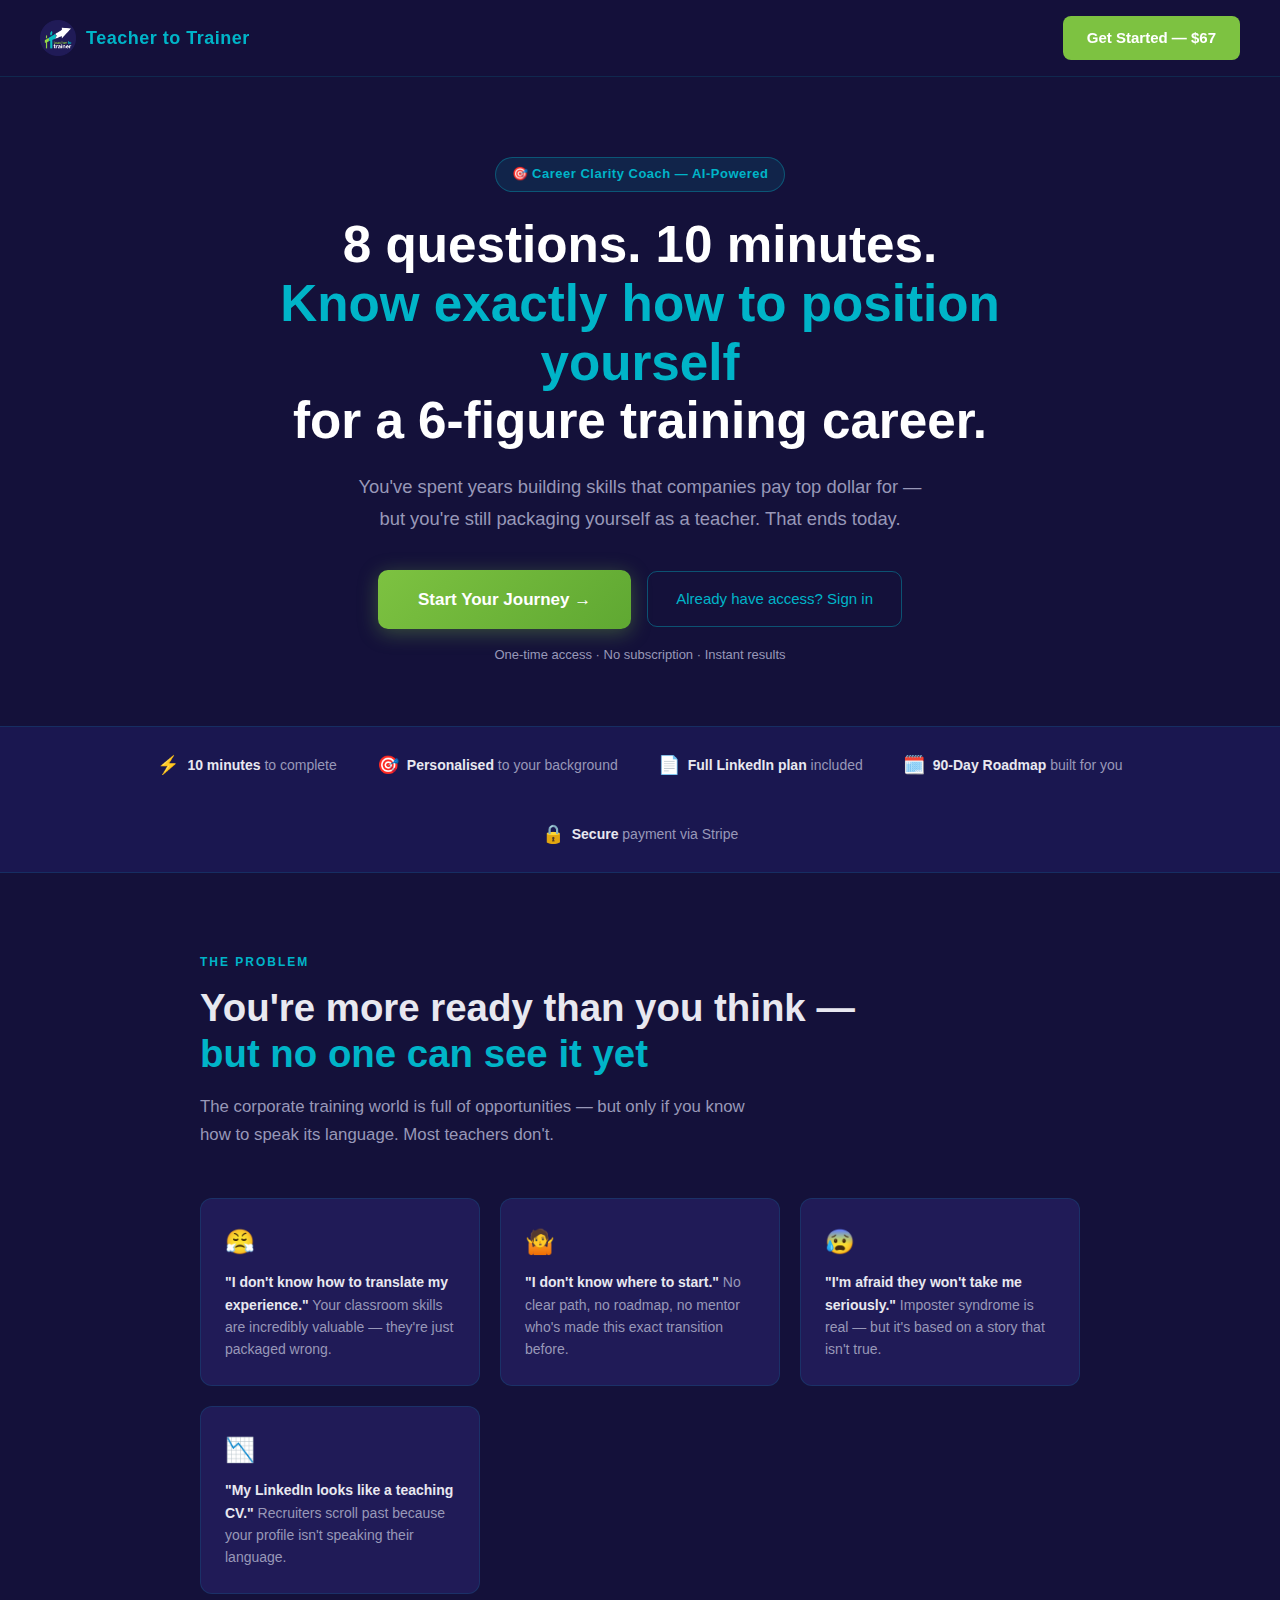
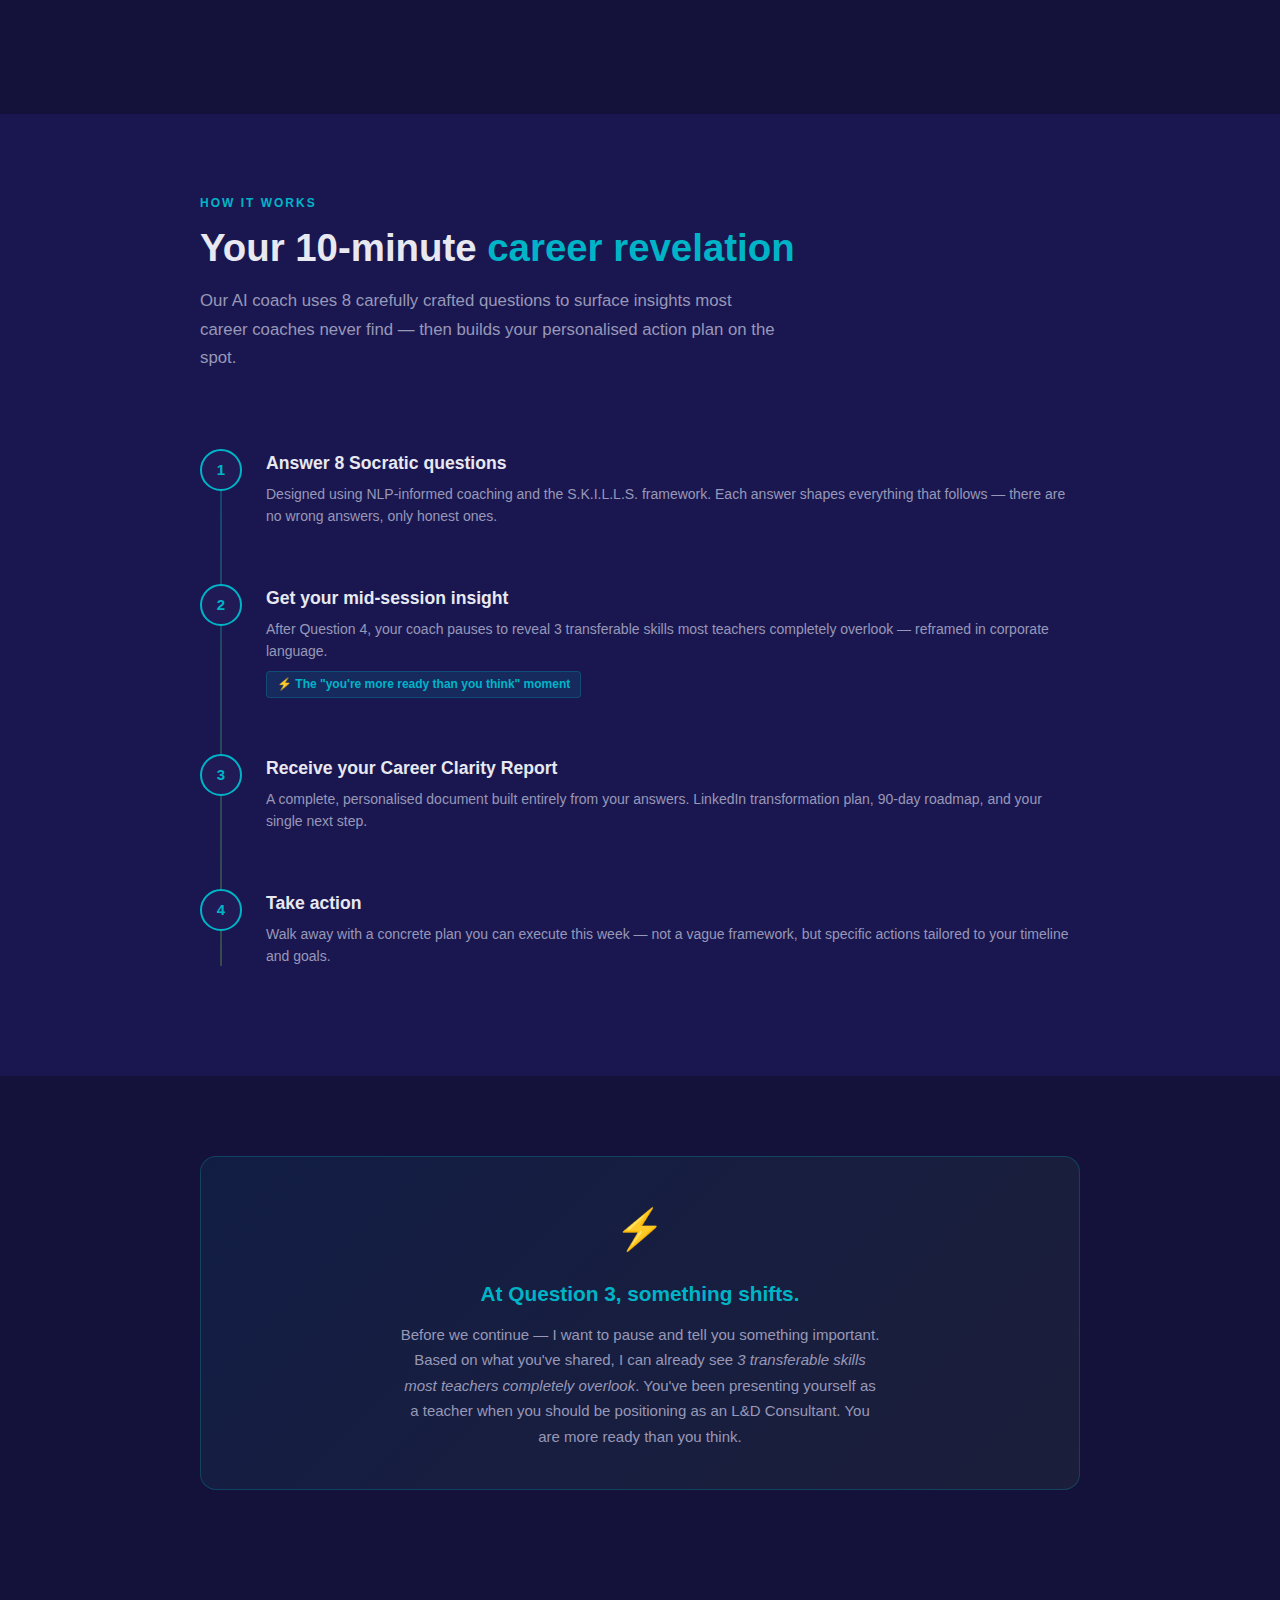
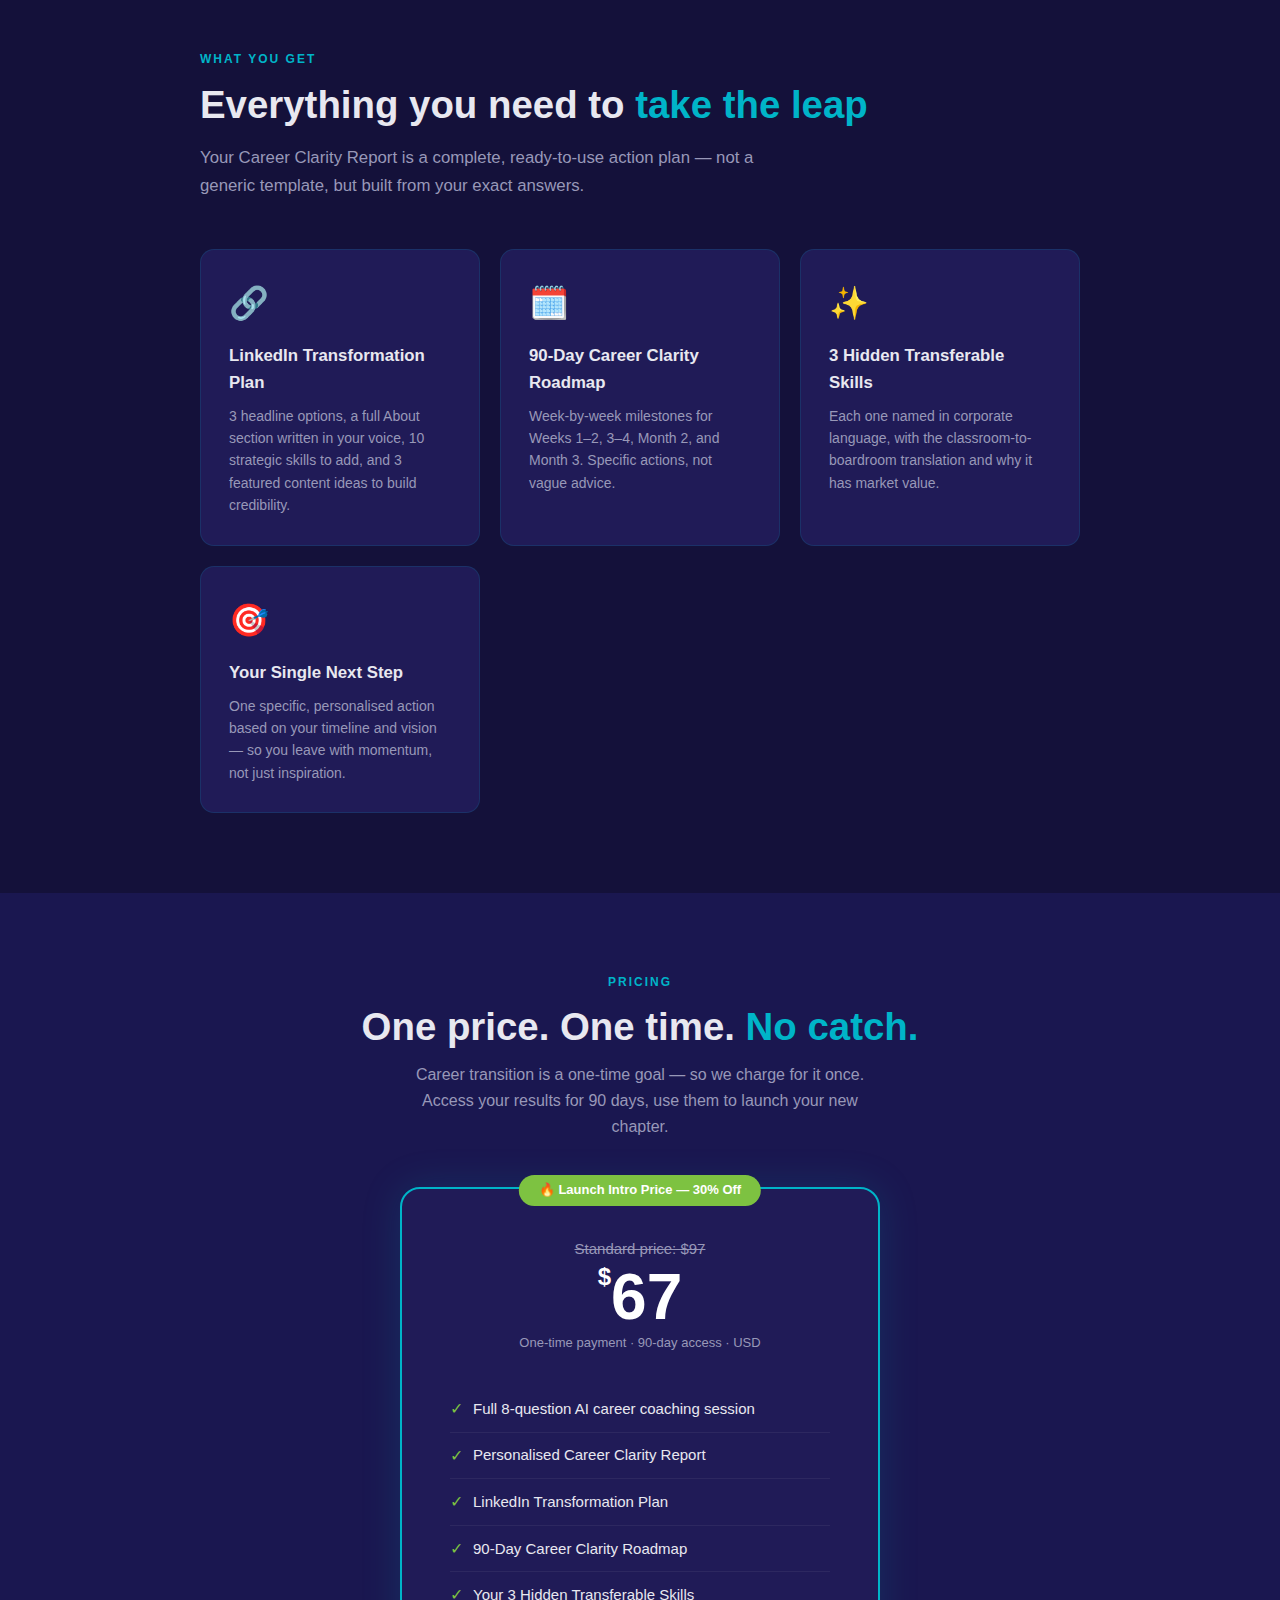
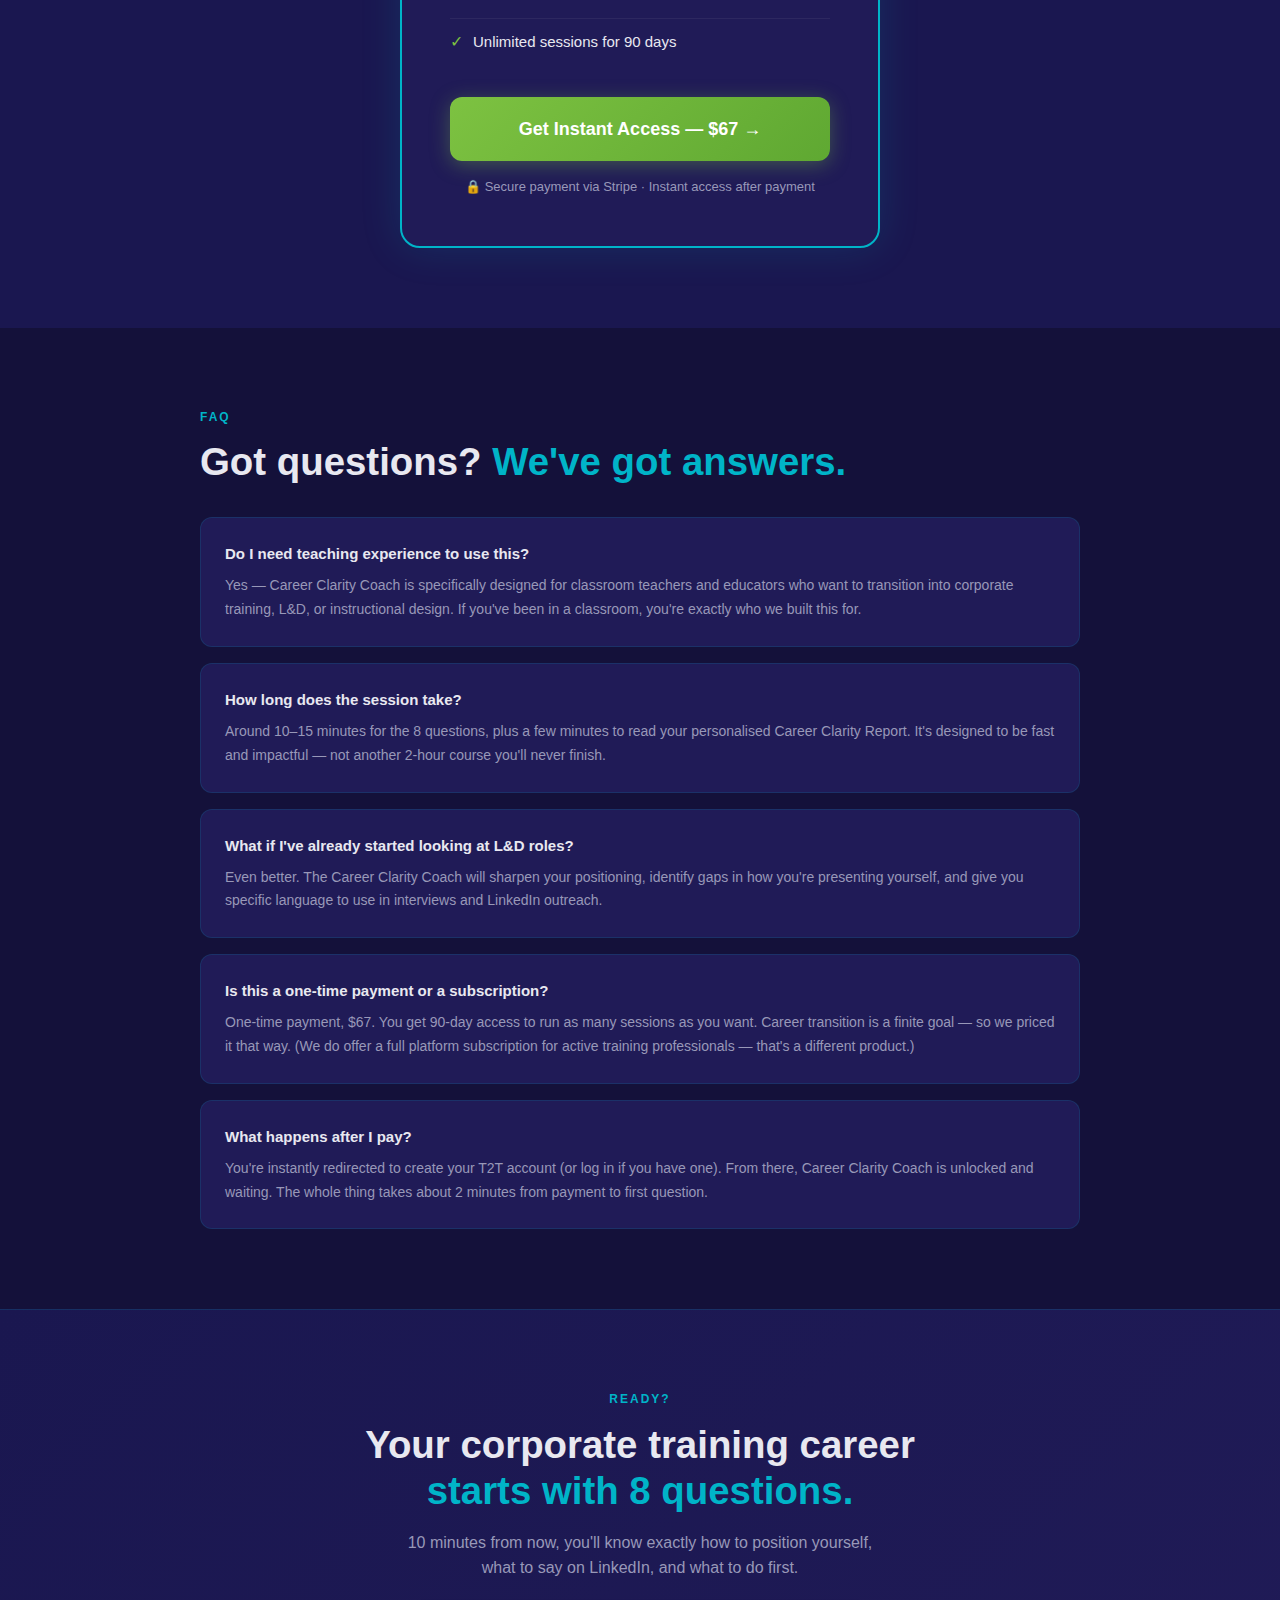
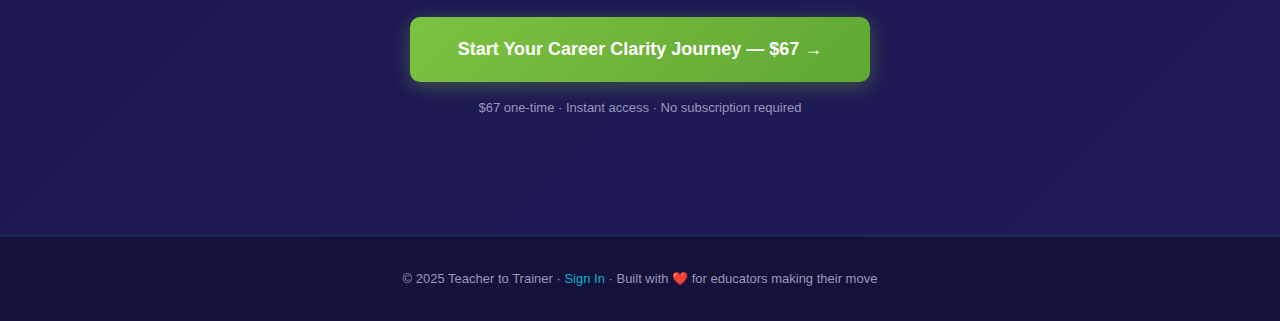
<file: templates/career_clarity_landing.html>
<!DOCTYPE html>
<html lang="en">
<head>
  <meta charset="UTF-8">
  <meta name="viewport" content="width=device-width, initial-scale=1.0">
  <title>Career Clarity Coach — Teacher to Trainer</title>
  <meta name="description" content="8 questions. 10 minutes. Walk away knowing exactly how to position yourself for a 6-figure training career.">
  <style>
    *, *::before, *::after { box-sizing: border-box; margin: 0; padding: 0; }
    
    :root {
      --bg: #14113a;
      --bg2: #1a1750;
      --bg3: #201B57;
      --accent: #00b4c8;
      --accent2: #7dc241;
      --text: #e8e8f0;
      --muted: #9898b8;
      --card: #201B57;
      --card-border: rgba(0,180,200,0.15);
    }
    
    body {
      font-family: -apple-system, BlinkMacSystemFont, 'Segoe UI', sans-serif;
      background: var(--bg);
      color: var(--text);
      line-height: 1.6;
      overflow-x: hidden;
    }

    /* ── NAV ── */
    nav {
      display: flex;
      align-items: center;
      justify-content: space-between;
      padding: 16px 40px;
      background: rgba(20,17,58,0.95);
      backdrop-filter: blur(12px);
      position: sticky;
      top: 0;
      z-index: 100;
      border-bottom: 1px solid var(--card-border);
    }
    .nav-logo {
      display: flex;
      align-items: center;
      gap: 10px;
      text-decoration: none;
    }
    .nav-logo img {
      width: 36px;
      height: 36px;
      object-fit: contain;
    }
    .nav-logo span {
      font-weight: 700;
      font-size: 18px;
      color: var(--accent);
      letter-spacing: 0.5px;
    }
    .nav-cta {
      background: var(--accent2);
      color: white;
      border: none;
      padding: 10px 24px;
      border-radius: 8px;
      font-weight: 600;
      font-size: 15px;
      cursor: pointer;
      text-decoration: none;
      transition: opacity 0.2s;
    }
    .nav-cta:hover { opacity: 0.88; }

    /* ── HERO ── */
    .hero {
      padding: 80px 40px 60px;
      text-align: center;
      max-width: 860px;
      margin: 0 auto;
      position: relative;
    }
    .hero-badge {
      display: inline-block;
      background: rgba(0,180,200,0.12);
      border: 1px solid rgba(0,180,200,0.35);
      color: var(--accent);
      padding: 6px 16px;
      border-radius: 99px;
      font-size: 13px;
      font-weight: 600;
      letter-spacing: 0.5px;
      margin-bottom: 24px;
    }
    .hero h1 {
      font-size: clamp(2rem, 5vw, 3.2rem);
      font-weight: 800;
      line-height: 1.15;
      margin-bottom: 20px;
      color: white;
    }
    .hero h1 span { color: var(--accent); }
    .hero-sub {
      font-size: 1.15rem;
      color: var(--muted);
      max-width: 580px;
      margin: 0 auto 36px;
      line-height: 1.7;
    }
    .hero-cta-group {
      display: flex;
      align-items: center;
      justify-content: center;
      gap: 16px;
      flex-wrap: wrap;
      margin-bottom: 16px;
    }
    .btn-primary {
      background: linear-gradient(135deg, var(--accent2) 0%, #5fa832 100%);
      color: white;
      border: none;
      padding: 16px 40px;
      border-radius: 10px;
      font-size: 17px;
      font-weight: 700;
      cursor: pointer;
      text-decoration: none;
      display: inline-block;
      transition: transform 0.15s, box-shadow 0.15s;
      box-shadow: 0 4px 20px rgba(125,194,65,0.35);
    }
    .btn-primary:hover { transform: translateY(-2px); box-shadow: 0 8px 30px rgba(125,194,65,0.45); }
    .btn-secondary {
      color: var(--accent);
      text-decoration: none;
      font-size: 15px;
      font-weight: 500;
      border: 1px solid rgba(0,180,200,0.4);
      padding: 15px 28px;
      border-radius: 10px;
      transition: background 0.2s;
    }
    .btn-secondary:hover { background: rgba(0,180,200,0.08); }
    .hero-disclaimer {
      font-size: 13px;
      color: var(--muted);
    }

    /* ── SOCIAL PROOF BAR ── */
    .proof-bar {
      background: var(--bg2);
      border-top: 1px solid var(--card-border);
      border-bottom: 1px solid var(--card-border);
      padding: 24px 40px;
      display: flex;
      align-items: center;
      justify-content: center;
      gap: 40px;
      flex-wrap: wrap;
    }
    .proof-item {
      display: flex;
      align-items: center;
      gap: 8px;
      font-size: 14px;
      color: var(--muted);
    }
    .proof-item .icon { font-size: 18px; }
    .proof-item strong { color: var(--text); }

    /* ── SECTIONS ── */
    section {
      padding: 80px 40px;
      max-width: 960px;
      margin: 0 auto;
    }
    .section-label {
      text-transform: uppercase;
      letter-spacing: 2px;
      font-size: 12px;
      color: var(--accent);
      font-weight: 700;
      margin-bottom: 12px;
    }
    h2 {
      font-size: clamp(1.6rem, 3.5vw, 2.4rem);
      font-weight: 800;
      line-height: 1.2;
      margin-bottom: 16px;
    }
    h2 span { color: var(--accent); }
    .section-desc {
      font-size: 1.05rem;
      color: var(--muted);
      max-width: 580px;
      margin-bottom: 48px;
      line-height: 1.7;
    }

    /* ── PROBLEM ── */
    .problem-grid {
      display: grid;
      grid-template-columns: repeat(auto-fit, minmax(260px, 1fr));
      gap: 20px;
      margin-bottom: 40px;
    }
    .problem-card {
      background: var(--card);
      border: 1px solid var(--card-border);
      border-radius: 12px;
      padding: 24px;
    }
    .problem-card .emoji { font-size: 1.5rem; margin-bottom: 10px; display: block; }
    .problem-card p { font-size: 14px; color: var(--muted); line-height: 1.6; }
    .problem-card p strong { color: var(--text); }

    /* ── HOW IT WORKS ── */
    .steps {
      display: flex;
      flex-direction: column;
      gap: 0;
      position: relative;
    }
    .steps::before {
      content: '';
      position: absolute;
      left: 20px;
      top: 30px;
      bottom: 30px;
      width: 2px;
      background: linear-gradient(to bottom, var(--accent), var(--accent2));
      opacity: 0.3;
    }
    .step {
      display: flex;
      gap: 24px;
      padding: 28px 0;
      position: relative;
    }
    .step-num {
      width: 42px;
      height: 42px;
      border-radius: 50%;
      background: var(--bg3);
      border: 2px solid var(--accent);
      display: flex;
      align-items: center;
      justify-content: center;
      font-weight: 800;
      font-size: 15px;
      color: var(--accent);
      flex-shrink: 0;
      position: relative;
      z-index: 1;
    }
    .step-content h3 { font-size: 1.1rem; font-weight: 700; margin-bottom: 6px; }
    .step-content p { font-size: 14px; color: var(--muted); line-height: 1.6; }
    .step-highlight {
      display: inline-block;
      background: rgba(0,180,200,0.12);
      border: 1px solid rgba(0,180,200,0.25);
      color: var(--accent);
      font-size: 12px;
      font-weight: 600;
      padding: 3px 10px;
      border-radius: 4px;
      margin-top: 8px;
    }

    /* ── WHAT YOU GET ── */
    .deliverables {
      display: grid;
      grid-template-columns: repeat(auto-fit, minmax(280px, 1fr));
      gap: 20px;
    }
    .deliverable-card {
      background: var(--card);
      border: 1px solid var(--card-border);
      border-radius: 14px;
      padding: 28px;
      transition: border-color 0.2s, transform 0.2s;
    }
    .deliverable-card:hover {
      border-color: rgba(0,180,200,0.4);
      transform: translateY(-3px);
    }
    .deliverable-icon { font-size: 2rem; margin-bottom: 14px; }
    .deliverable-card h3 { font-size: 1.05rem; font-weight: 700; margin-bottom: 8px; }
    .deliverable-card p { font-size: 14px; color: var(--muted); line-height: 1.6; }

    /* ── DOPAMINE PREVIEW ── */
    .dopamine-box {
      background: linear-gradient(135deg, rgba(0,180,200,0.08) 0%, rgba(125,194,65,0.08) 100%);
      border: 1px solid rgba(0,180,200,0.25);
      border-radius: 16px;
      padding: 40px;
      text-align: center;
    }
    .dopamine-box .zap { font-size: 2.5rem; margin-bottom: 16px; }
    .dopamine-box h3 { font-size: 1.3rem; font-weight: 700; margin-bottom: 12px; color: var(--accent); }
    .dopamine-box p { font-size: 15px; color: var(--muted); max-width: 480px; margin: 0 auto; line-height: 1.7; }

    /* ── PRICING ── */
    .pricing-card {
      background: var(--card);
      border: 2px solid var(--accent);
      border-radius: 20px;
      padding: 48px;
      max-width: 480px;
      margin: 0 auto;
      text-align: center;
      position: relative;
      box-shadow: 0 0 40px rgba(0,180,200,0.15);
    }
    .pricing-badge {
      position: absolute;
      top: -14px;
      left: 50%;
      transform: translateX(-50%);
      background: var(--accent2);
      color: white;
      padding: 5px 20px;
      border-radius: 99px;
      font-size: 13px;
      font-weight: 700;
      white-space: nowrap;
    }
    .price-original {
      font-size: 15px;
      color: var(--muted);
      text-decoration: line-through;
      margin-bottom: 4px;
    }
    .price-main {
      font-size: 4rem;
      font-weight: 900;
      color: white;
      line-height: 1;
      margin-bottom: 4px;
    }
    .price-main sup { font-size: 1.5rem; vertical-align: top; margin-top: 12px; }
    .price-note {
      font-size: 13px;
      color: var(--muted);
      margin-bottom: 32px;
    }
    .pricing-features {
      list-style: none;
      text-align: left;
      margin-bottom: 32px;
    }
    .pricing-features li {
      padding: 10px 0;
      border-bottom: 1px solid rgba(255,255,255,0.06);
      font-size: 15px;
      display: flex;
      align-items: center;
      gap: 10px;
    }
    .pricing-features li:last-child { border-bottom: none; }
    .pricing-features li .check { color: var(--accent2); font-size: 16px; flex-shrink: 0; }
    .pricing-cta {
      width: 100%;
      background: linear-gradient(135deg, var(--accent2) 0%, #5fa832 100%);
      color: white;
      border: none;
      padding: 18px;
      border-radius: 12px;
      font-size: 18px;
      font-weight: 700;
      cursor: pointer;
      text-decoration: none;
      display: block;
      transition: transform 0.15s, box-shadow 0.15s;
      box-shadow: 0 4px 20px rgba(125,194,65,0.35);
      margin-bottom: 16px;
    }
    .pricing-cta:hover { transform: translateY(-2px); box-shadow: 0 8px 30px rgba(125,194,65,0.45); }
    .pricing-guarantee {
      font-size: 13px;
      color: var(--muted);
    }

    /* ── FAQ ── */
    .faq-list { display: flex; flex-direction: column; gap: 16px; }
    .faq-item {
      background: var(--card);
      border: 1px solid var(--card-border);
      border-radius: 12px;
      padding: 24px;
    }
    .faq-item h3 { font-size: 15px; font-weight: 700; margin-bottom: 8px; color: var(--text); }
    .faq-item p { font-size: 14px; color: var(--muted); line-height: 1.7; }

    /* ── FINAL CTA ── */
    .final-cta {
      text-align: center;
      background: linear-gradient(135deg, var(--bg2) 0%, var(--bg3) 100%);
      border-top: 1px solid var(--card-border);
      border-bottom: 1px solid var(--card-border);
      padding: 80px 40px;
    }
    .final-cta h2 { margin-bottom: 16px; }
    .final-cta p { color: var(--muted); max-width: 500px; margin: 0 auto 36px; }

    /* ── FOOTER ── */
    footer {
      text-align: center;
      padding: 32px 40px;
      border-top: 1px solid var(--card-border);
      font-size: 13px;
      color: var(--muted);
    }
    footer a { color: var(--accent); text-decoration: none; }

    /* ── RESPONSIVE ── */
    @media (max-width: 600px) {
      nav { padding: 14px 20px; }
      .hero, section { padding: 60px 20px; }
      .proof-bar { padding: 20px; gap: 20px; }
      .pricing-card { padding: 36px 24px; }
      .dopamine-box { padding: 28px 20px; }
      .final-cta { padding: 60px 20px; }
    }
  </style>
</head>
<body>

<!-- NAV -->
<nav>
  <a class="nav-logo" href="/">
    <img src="/static/t2t_logo_circle.png" alt="T2T Logo">
    <span>Teacher to Trainer</span>
  </a>
  <a class="nav-cta" href="https://buy.stripe.com/7sYbJ16OO7n04zF39Y8og00">Get Started — $67</a>
</nav>

<!-- HERO -->
<div class="hero">
  <div class="hero-badge">🎯 Career Clarity Coach — AI-Powered</div>
  <h1>8 questions. 10 minutes.<br><span>Know exactly how to position yourself</span><br>for a 6-figure training career.</h1>
  <p class="hero-sub">You've spent years building skills that companies pay top dollar for — but you're still packaging yourself as a teacher. That ends today.</p>
  <div class="hero-cta-group">
    <a class="btn-primary" href="https://buy.stripe.com/7sYbJ16OO7n04zF39Y8og00">Start Your Journey →</a>
    <a class="btn-secondary" href="/">Already have access? Sign in</a>
  </div>
  <p class="hero-disclaimer">One-time access · No subscription · Instant results</p>
</div>

<!-- PROOF BAR -->
<div class="proof-bar">
  <div class="proof-item"><span class="icon">⚡</span><span><strong>10 minutes</strong> to complete</span></div>
  <div class="proof-item"><span class="icon">🎯</span><span><strong>Personalised</strong> to your background</span></div>
  <div class="proof-item"><span class="icon">📄</span><span><strong>Full LinkedIn plan</strong> included</span></div>
  <div class="proof-item"><span class="icon">🗓️</span><span><strong>90-Day Roadmap</strong> built for you</span></div>
  <div class="proof-item"><span class="icon">🔒</span><span><strong>Secure</strong> payment via Stripe</span></div>
</div>

<!-- PROBLEM -->
<section>
  <div class="section-label">The Problem</div>
  <h2>You're more ready than you think —<br><span>but no one can see it yet</span></h2>
  <p class="section-desc">The corporate training world is full of opportunities — but only if you know how to speak its language. Most teachers don't.</p>
  <div class="problem-grid">
    <div class="problem-card">
      <span class="emoji">😤</span>
      <p><strong>"I don't know how to translate my experience."</strong> Your classroom skills are incredibly valuable — they're just packaged wrong.</p>
    </div>
    <div class="problem-card">
      <span class="emoji">🤷</span>
      <p><strong>"I don't know where to start."</strong> No clear path, no roadmap, no mentor who's made this exact transition before.</p>
    </div>
    <div class="problem-card">
      <span class="emoji">😰</span>
      <p><strong>"I'm afraid they won't take me seriously."</strong> Imposter syndrome is real — but it's based on a story that isn't true.</p>
    </div>
    <div class="problem-card">
      <span class="emoji">📉</span>
      <p><strong>"My LinkedIn looks like a teaching CV."</strong> Recruiters scroll past because your profile isn't speaking their language.</p>
    </div>
  </div>
</section>

<!-- HOW IT WORKS -->
<section style="background: var(--bg2); max-width: 100%; padding: 80px 0;">
  <div style="max-width: 960px; margin: 0 auto; padding: 0 40px;">
    <div class="section-label">How It Works</div>
    <h2>Your 10-minute <span>career revelation</span></h2>
    <p class="section-desc">Our AI coach uses 8 carefully crafted questions to surface insights most career coaches never find — then builds your personalised action plan on the spot.</p>
    <div class="steps">
      <div class="step">
        <div class="step-num">1</div>
        <div class="step-content">
          <h3>Answer 8 Socratic questions</h3>
          <p>Designed using NLP-informed coaching and the S.K.I.L.L.S. framework. Each answer shapes everything that follows — there are no wrong answers, only honest ones.</p>
        </div>
      </div>
      <div class="step">
        <div class="step-num">2</div>
        <div class="step-content">
          <h3>Get your mid-session insight</h3>
          <p>After Question 4, your coach pauses to reveal 3 transferable skills most teachers completely overlook — reframed in corporate language.</p>
          <span class="step-highlight">⚡ The "you're more ready than you think" moment</span>
        </div>
      </div>
      <div class="step">
        <div class="step-num">3</div>
        <div class="step-content">
          <h3>Receive your Career Clarity Report</h3>
          <p>A complete, personalised document built entirely from your answers. LinkedIn transformation plan, 90-day roadmap, and your single next step.</p>
        </div>
      </div>
      <div class="step">
        <div class="step-num">4</div>
        <div class="step-content">
          <h3>Take action</h3>
          <p>Walk away with a concrete plan you can execute this week — not a vague framework, but specific actions tailored to your timeline and goals.</p>
        </div>
      </div>
    </div>
  </div>
</section>

<!-- DOPAMINE PREVIEW -->
<section>
  <div class="dopamine-box">
    <div class="zap">⚡</div>
    <h3>At Question 3, something shifts.</h3>
    <p>Before we continue — I want to pause and tell you something important. Based on what you've shared, I can already see <em>3 transferable skills most teachers completely overlook</em>. You've been presenting yourself as a teacher when you should be positioning as an L&D Consultant. You are more ready than you think.</p>
  </div>
</section>

<!-- WHAT YOU GET -->
<section>
  <div class="section-label">What You Get</div>
  <h2>Everything you need to <span>take the leap</span></h2>
  <p class="section-desc">Your Career Clarity Report is a complete, ready-to-use action plan — not a generic template, but built from your exact answers.</p>
  <div class="deliverables">
    <div class="deliverable-card">
      <div class="deliverable-icon">🔗</div>
      <h3>LinkedIn Transformation Plan</h3>
      <p>3 headline options, a full About section written in your voice, 10 strategic skills to add, and 3 featured content ideas to build credibility.</p>
    </div>
    <div class="deliverable-card">
      <div class="deliverable-icon">🗓️</div>
      <h3>90-Day Career Clarity Roadmap</h3>
      <p>Week-by-week milestones for Weeks 1–2, 3–4, Month 2, and Month 3. Specific actions, not vague advice.</p>
    </div>
    <div class="deliverable-card">
      <div class="deliverable-icon">✨</div>
      <h3>3 Hidden Transferable Skills</h3>
      <p>Each one named in corporate language, with the classroom-to-boardroom translation and why it has market value.</p>
    </div>
    <div class="deliverable-card">
      <div class="deliverable-icon">🎯</div>
      <h3>Your Single Next Step</h3>
      <p>One specific, personalised action based on your timeline and vision — so you leave with momentum, not just inspiration.</p>
    </div>
  </div>
</section>

<!-- PRICING -->
<section id="pricing" style="background: var(--bg2); max-width: 100%; padding: 80px 0;">
  <div style="max-width: 960px; margin: 0 auto; padding: 0 40px; text-align: center;">
    <div class="section-label">Pricing</div>
    <h2 style="margin-bottom: 12px;">One price. One time. <span>No catch.</span></h2>
    <p style="color: var(--muted); margin-bottom: 48px; max-width: 480px; margin-left: auto; margin-right: auto;">Career transition is a one-time goal — so we charge for it once. Access your results for 90 days, use them to launch your new chapter.</p>
    <div class="pricing-card">
      <div class="pricing-badge">🔥 Launch Intro Price — 30% Off</div>
      <p class="price-original">Standard price: $97</p>
      <div class="price-main"><sup>$</sup>67</div>
      <p class="price-note">One-time payment · 90-day access · USD</p>
      <ul class="pricing-features">
        <li><span class="check">✓</span> Full 8-question AI career coaching session</li>
        <li><span class="check">✓</span> Personalised Career Clarity Report</li>
        <li><span class="check">✓</span> LinkedIn Transformation Plan</li>
        <li><span class="check">✓</span> 90-Day Career Clarity Roadmap</li>
        <li><span class="check">✓</span> Your 3 Hidden Transferable Skills</li>
        <li><span class="check">✓</span> Unlimited sessions for 90 days</li>
      </ul>
      <a class="pricing-cta" href="https://buy.stripe.com/7sYbJ16OO7n04zF39Y8og00">Get Instant Access — $67 →</a>
      <p class="pricing-guarantee">🔒 Secure payment via Stripe · Instant access after payment</p>
    </div>
  </div>
</section>

<!-- FAQ -->
<section>
  <div class="section-label">FAQ</div>
  <h2>Got questions? <span>We've got answers.</span></h2>
  <div class="faq-list" style="margin-top: 32px;">
    <div class="faq-item">
      <h3>Do I need teaching experience to use this?</h3>
      <p>Yes — Career Clarity Coach is specifically designed for classroom teachers and educators who want to transition into corporate training, L&D, or instructional design. If you've been in a classroom, you're exactly who we built this for.</p>
    </div>
    <div class="faq-item">
      <h3>How long does the session take?</h3>
      <p>Around 10–15 minutes for the 8 questions, plus a few minutes to read your personalised Career Clarity Report. It's designed to be fast and impactful — not another 2-hour course you'll never finish.</p>
    </div>
    <div class="faq-item">
      <h3>What if I've already started looking at L&D roles?</h3>
      <p>Even better. The Career Clarity Coach will sharpen your positioning, identify gaps in how you're presenting yourself, and give you specific language to use in interviews and LinkedIn outreach.</p>
    </div>
    <div class="faq-item">
      <h3>Is this a one-time payment or a subscription?</h3>
      <p>One-time payment, $67. You get 90-day access to run as many sessions as you want. Career transition is a finite goal — so we priced it that way. (We do offer a full platform subscription for active training professionals — that's a different product.)</p>
    </div>
    <div class="faq-item">
      <h3>What happens after I pay?</h3>
      <p>You're instantly redirected to create your T2T account (or log in if you have one). From there, Career Clarity Coach is unlocked and waiting. The whole thing takes about 2 minutes from payment to first question.</p>
    </div>
  </div>
</section>

<!-- FINAL CTA -->
<div class="final-cta">
  <div class="section-label">Ready?</div>
  <h2>Your corporate training career<br><span>starts with 8 questions.</span></h2>
  <p>10 minutes from now, you'll know exactly how to position yourself, what to say on LinkedIn, and what to do first.</p>
  <a class="btn-primary" href="https://buy.stripe.com/7sYbJ16OO7n04zF39Y8og00" style="font-size: 18px; padding: 18px 48px;">Start Your Career Clarity Journey — $67 →</a>
  <p style="margin-top: 16px; font-size: 13px; color: var(--muted);">$67 one-time · Instant access · No subscription required</p>
</div>

<!-- FOOTER -->
<footer>
  <p>© 2025 Teacher to Trainer · <a href="/">Sign In</a> · Built with ❤️ for educators making their move</p>
</footer>

</body>
</html>
</file>
